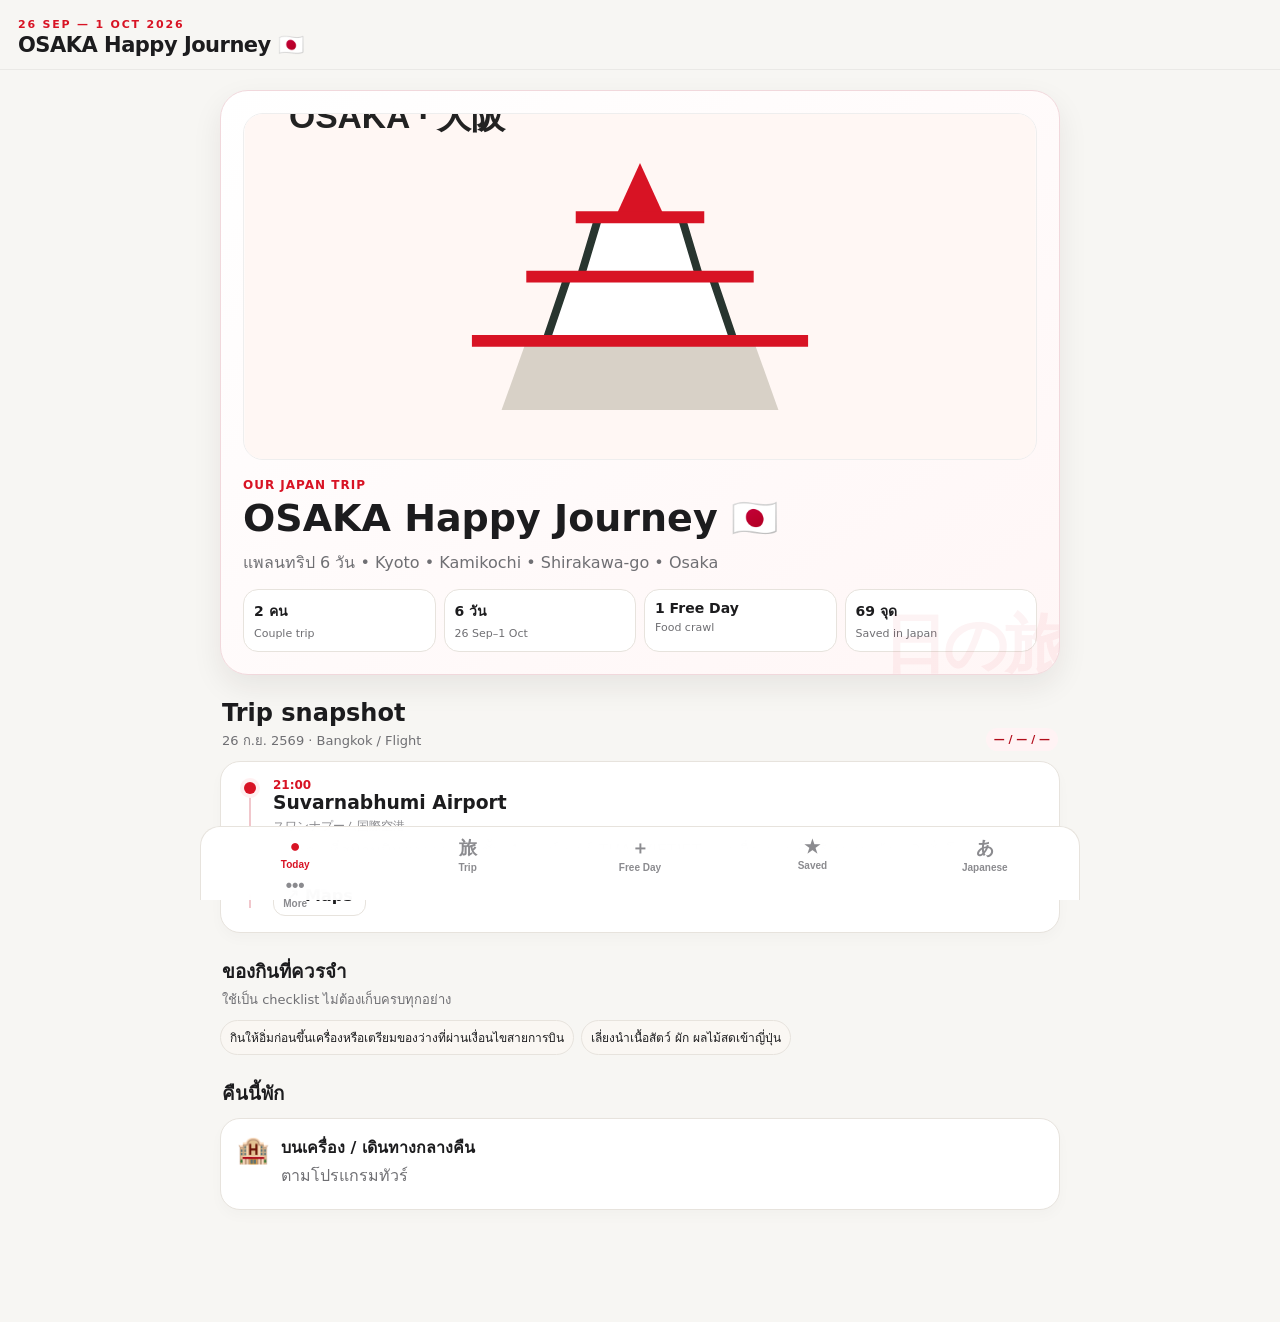
<file: osaka-happy-journey/index.html>
<!doctype html>
<html lang="th">
<head>
  <meta charset="utf-8" />
  <meta name="viewport" content="width=device-width, initial-scale=1, viewport-fit=cover" />
  <meta name="theme-color" content="#d81324" />
  <meta name="description" content="OSAKA Happy Journey — Japan trip planner 26 Sep–1 Oct 2026" />
  <link rel="manifest" href="manifest.webmanifest" />
  <link rel="icon" href="icon-192.png" />
  <link rel="apple-touch-icon" href="icon-192.png" />
  <link rel="stylesheet" href="styles.css" />
  <title>OSAKA Happy Journey 🇯🇵</title>
</head>
<body>
  <header class="topbar">
    <div>
      <p class="eyebrow">26 SEP — 1 OCT 2026</p>
      <h1>OSAKA Happy Journey <span>🇯🇵</span></h1>
    </div>
    <button id="installBtn" class="ghost hidden">＋ Add to Home</button>
  </header>

  <main id="app">
    <section id="homeView" class="view active"></section>
    <section id="tripView" class="view"></section>
    <section id="freeView" class="view"></section>
    <section id="savedView" class="view"></section>
    <section id="phraseView" class="view"></section>
    <section id="moreView" class="view"></section>
  </main>

  <nav class="bottom-nav" aria-label="Main navigation">
    <button data-view="homeView" class="nav-btn active"><span>●</span><small>Today</small></button>
    <button data-view="tripView" class="nav-btn"><span>旅</span><small>Trip</small></button>
    <button data-view="freeView" class="nav-btn"><span>＋</span><small>Free Day</small></button>
    <button data-view="savedView" class="nav-btn"><span>★</span><small>Saved</small></button>
    <button data-view="phraseView" class="nav-btn"><span>あ</span><small>Japanese</small></button>
    <button data-view="moreView" class="nav-btn"><span>•••</span><small>More</small></button>
  </nav>

  <dialog id="plannerDialog">
    <form method="dialog" id="plannerForm">
      <div class="dialog-head"><h3>เพิ่มสถานที่</h3><button value="cancel" class="icon-btn">✕</button></div>
      <label>ชื่อสถานที่<input id="placeName" required placeholder="เช่น HARBS Umeda" /></label>
      <label>เวลา<input id="placeTime" type="time" value="13:00" /></label>
      <label>Google Maps URL<input id="placeUrl" type="url" placeholder="https://maps.google.com/..." /></label>
      <label>โน้ต<textarea id="placeNote" rows="3" placeholder="เมนูที่อยากกิน / สิ่งที่อยากทำ"></textarea></label>
      <button class="primary" value="default">เพิ่มเข้าแพลน</button>
    </form>
  </dialog>

  <script src="app.js" defer></script>
</body>
</html>
</file>
<file: osaka-happy-journey/styles.css>
:root{--red:#d81324;--red2:#b20d1b;--ink:#1c1c1e;--muted:#6f6f73;--paper:#fff;--bg:#f7f6f3;--line:#e7e3dd;--soft:#fff3f4;--gold:#9a6b00;--green:#0a7d42;--shadow:0 12px 30px rgba(34,20,20,.08)}
*{box-sizing:border-box}html{scroll-behavior:smooth}body{margin:0;background:var(--bg);color:var(--ink);font-family:system-ui,-apple-system,"Noto Sans Thai","Segoe UI",sans-serif;padding-bottom:92px}.topbar{position:sticky;top:0;z-index:20;background:rgba(247,246,243,.94);backdrop-filter:blur(14px);display:flex;justify-content:space-between;gap:12px;align-items:center;padding:18px 18px 12px;border-bottom:1px solid rgba(0,0,0,.05)}.topbar h1{font-size:21px;margin:2px 0 0;letter-spacing:-.5px}.eyebrow{font-size:11px;font-weight:800;letter-spacing:1.8px;color:var(--red);margin:0}.ghost,.chip,.mini-btn{border:1px solid var(--line);background:#fff;border-radius:999px;padding:9px 12px;font-weight:700;color:var(--ink)}.hidden{display:none!important}main{max-width:880px;margin:auto;padding:14px}.view{display:none}.view.active{display:block}.hero{background:linear-gradient(145deg,#fff 0%,#fff6f6 100%);border:1px solid #f1d8dc;border-radius:28px;padding:22px;box-shadow:var(--shadow);overflow:hidden;position:relative}.hero:after{content:"日の旅";position:absolute;right:-6px;bottom:-14px;font-size:64px;font-weight:900;color:rgba(216,19,36,.05);letter-spacing:-4px}.kicker{font-size:12px;font-weight:800;color:var(--red);text-transform:uppercase;letter-spacing:1px}.hero h2{font-size:30px;line-height:1.1;margin:6px 0 10px}.hero p{color:var(--muted);margin:0 0 14px}.hero-grid{display:grid;grid-template-columns:repeat(3,1fr);gap:8px}.stat{background:#fff;border:1px solid var(--line);border-radius:15px;padding:10px}.stat b{display:block;font-size:14px}.stat span{font-size:11px;color:var(--muted)}.section-head{display:flex;justify-content:space-between;align-items:end;gap:12px;margin:24px 2px 10px}.section-head h2,.section-head h3{margin:0}.section-head p{margin:3px 0 0;color:var(--muted);font-size:13px}.cards{display:grid;gap:10px}.card{background:var(--paper);border:1px solid var(--line);border-radius:20px;padding:16px;box-shadow:0 6px 14px rgba(0,0,0,.025)}.card h3,.card h4{margin:0 0 5px}.card p{margin:4px 0;color:var(--muted);line-height:1.55}.badge{display:inline-flex;align-items:center;border-radius:999px;padding:5px 8px;background:var(--soft);color:var(--red2);font-size:11px;font-weight:800}.badge.gray{background:#f2f1ef;color:#666}.badge.green{background:#ecf8f1;color:var(--green)}.timeline{position:relative;margin-left:7px}.timeline:before{content:"";position:absolute;left:5px;top:8px;bottom:8px;width:2px;background:#f1c7cc}.timeline-item{position:relative;padding:0 0 18px 29px}.timeline-item:last-child{padding-bottom:0}.timeline-item:before{content:"";position:absolute;left:0;top:4px;width:12px;height:12px;border-radius:50%;background:var(--red);box-shadow:0 0 0 4px #fff0f1}.time{font-size:12px;font-weight:800;color:var(--red)}.jp{font-size:12px;color:#8a8a8e}.actions{display:flex;flex-wrap:wrap;gap:8px;margin-top:11px}.btn,.primary{appearance:none;border:0;border-radius:12px;padding:10px 12px;font-weight:800;text-decoration:none;display:inline-flex;align-items:center;justify-content:center;gap:6px;cursor:pointer}.btn{background:#f4f2ef;color:var(--ink)}.btn.red,.primary{background:var(--red);color:#fff}.btn.outline{background:#fff;border:1px solid var(--line)}.day-card{overflow:hidden}.day-head{display:flex;gap:12px;align-items:center}.day-emoji{width:48px;height:48px;display:grid;place-items:center;border-radius:16px;background:var(--soft);font-size:25px}.day-meta{font-size:12px;color:var(--muted)}.day-card details{margin-top:12px}.day-card summary{font-weight:800;cursor:pointer;color:var(--red)}.food-list{display:flex;flex-wrap:wrap;gap:7px;margin-top:10px}.food-pill{font-size:12px;padding:7px 9px;border-radius:999px;background:#faf7f3;border:1px solid var(--line)}.planner-item{display:grid;grid-template-columns:64px 1fr auto;gap:10px;align-items:start}.planner-time{font-weight:900;color:var(--red);font-size:13px;padding-top:2px}.planner-controls{display:flex;flex-direction:column;gap:4px}.icon-btn{border:0;background:#f3f1ee;border-radius:10px;width:34px;height:34px;cursor:pointer}.search{width:100%;padding:13px 14px;border:1px solid var(--line);border-radius:15px;background:#fff;font:inherit;outline:none}.filters{display:flex;gap:7px;overflow:auto;padding:8px 0 3px;scrollbar-width:none}.filters::-webkit-scrollbar{display:none}.chip{white-space:nowrap;padding:8px 10px;cursor:pointer}.chip.active{background:var(--red);color:#fff;border-color:var(--red)}.spot-grid{display:grid;gap:10px}.spot-card{display:grid;gap:7px}.spot-title{display:flex;justify-content:space-between;gap:10px;align-items:start}.spot-title h4{font-size:15px}.spot-meta{font-size:12px;color:var(--muted)}.recommend{border-left:4px solid var(--red)}.must{color:var(--red);font-weight:900}.warning{background:#fff9e7;border:1px solid #f0df9a;color:#6e5600;border-radius:16px;padding:12px 14px;font-size:13px;line-height:1.5}.hotel{display:flex;gap:12px;align-items:flex-start}.hotel-icon{font-size:26px}.quick-grid{display:grid;grid-template-columns:1fr 1fr;gap:10px}.quick{background:#fff;border:1px solid var(--line);padding:14px;border-radius:18px}.quick b{display:block}.quick small{color:var(--muted)}dialog{border:0;border-radius:22px;padding:0;width:min(92vw,520px);box-shadow:0 20px 80px rgba(0,0,0,.25)}dialog::backdrop{background:rgba(0,0,0,.38);backdrop-filter:blur(3px)}form{padding:18px}.dialog-head{display:flex;justify-content:space-between;align-items:center}label{display:grid;gap:6px;margin:12px 0;font-size:13px;font-weight:800}input,textarea{width:100%;border:1px solid var(--line);border-radius:12px;padding:11px 12px;font:inherit;background:#fff}.bottom-nav{position:fixed;z-index:30;left:50%;bottom:0;transform:translateX(-50%);width:min(100%,880px);height:74px;padding:8px 8px max(8px,env(safe-area-inset-bottom));display:grid;grid-template-columns:repeat(5,1fr);background:rgba(255,255,255,.96);backdrop-filter:blur(18px);border-top:1px solid var(--line)}.nav-btn{border:0;background:transparent;color:#8b8b8f;font-weight:800;display:flex;flex-direction:column;align-items:center;gap:2px}.nav-btn span{font-size:18px}.nav-btn small{font-size:10px}.nav-btn.active{color:var(--red)}.empty{padding:30px;text-align:center;color:var(--muted)}.mono{font-family:ui-monospace,SFMono-Regular,Menlo,monospace;font-size:12px}.route-box{background:#f7f6f3;border-radius:14px;padding:12px;margin-top:9px}.route-step{font-size:12px;line-height:1.6}.footer-note{font-size:11px;color:var(--muted);text-align:center;margin:30px 0}
@media(min-width:700px){main{padding:20px}.spot-grid{grid-template-columns:1fr 1fr}.cards.two{grid-template-columns:1fr 1fr}.hero-grid{grid-template-columns:repeat(4,1fr)}.hero h2{font-size:38px}.bottom-nav{border:1px solid var(--line);border-bottom:0;border-radius:20px 20px 0 0}}
/* V2 */
.cover-img{width:100%;aspect-ratio:16/7;object-fit:cover;border-radius:20px;margin:0 0 14px;border:1px solid #eee}.day-cover{width:100%;aspect-ratio:16/6;object-fit:cover;border-radius:16px;margin-bottom:12px}.phrase-grid{display:grid;gap:10px}.phrase{display:grid;grid-template-columns:1fr auto;gap:12px;align-items:center}.phrase .jp-big{font-size:1.25rem;font-weight:800}.phrase .roman{font-size:.8rem;color:#777}.phrase .th{margin-top:4px}.speak{border:0;background:#fff0f1;border-radius:999px;width:42px;height:42px;font-size:1.1rem}.toolbar{display:flex;gap:8px;flex-wrap:wrap}.near-card{border-left:4px solid #d81324}.mini-img{width:82px;height:72px;object-fit:cover;border-radius:12px;float:right;margin-left:10px}.sync-box{display:grid;gap:10px}.file-label{display:inline-flex;align-items:center;gap:8px;cursor:pointer}.file-label input{display:none}@media(min-width:760px){.phrase-grid{grid-template-columns:1fr 1fr}}
</file>
